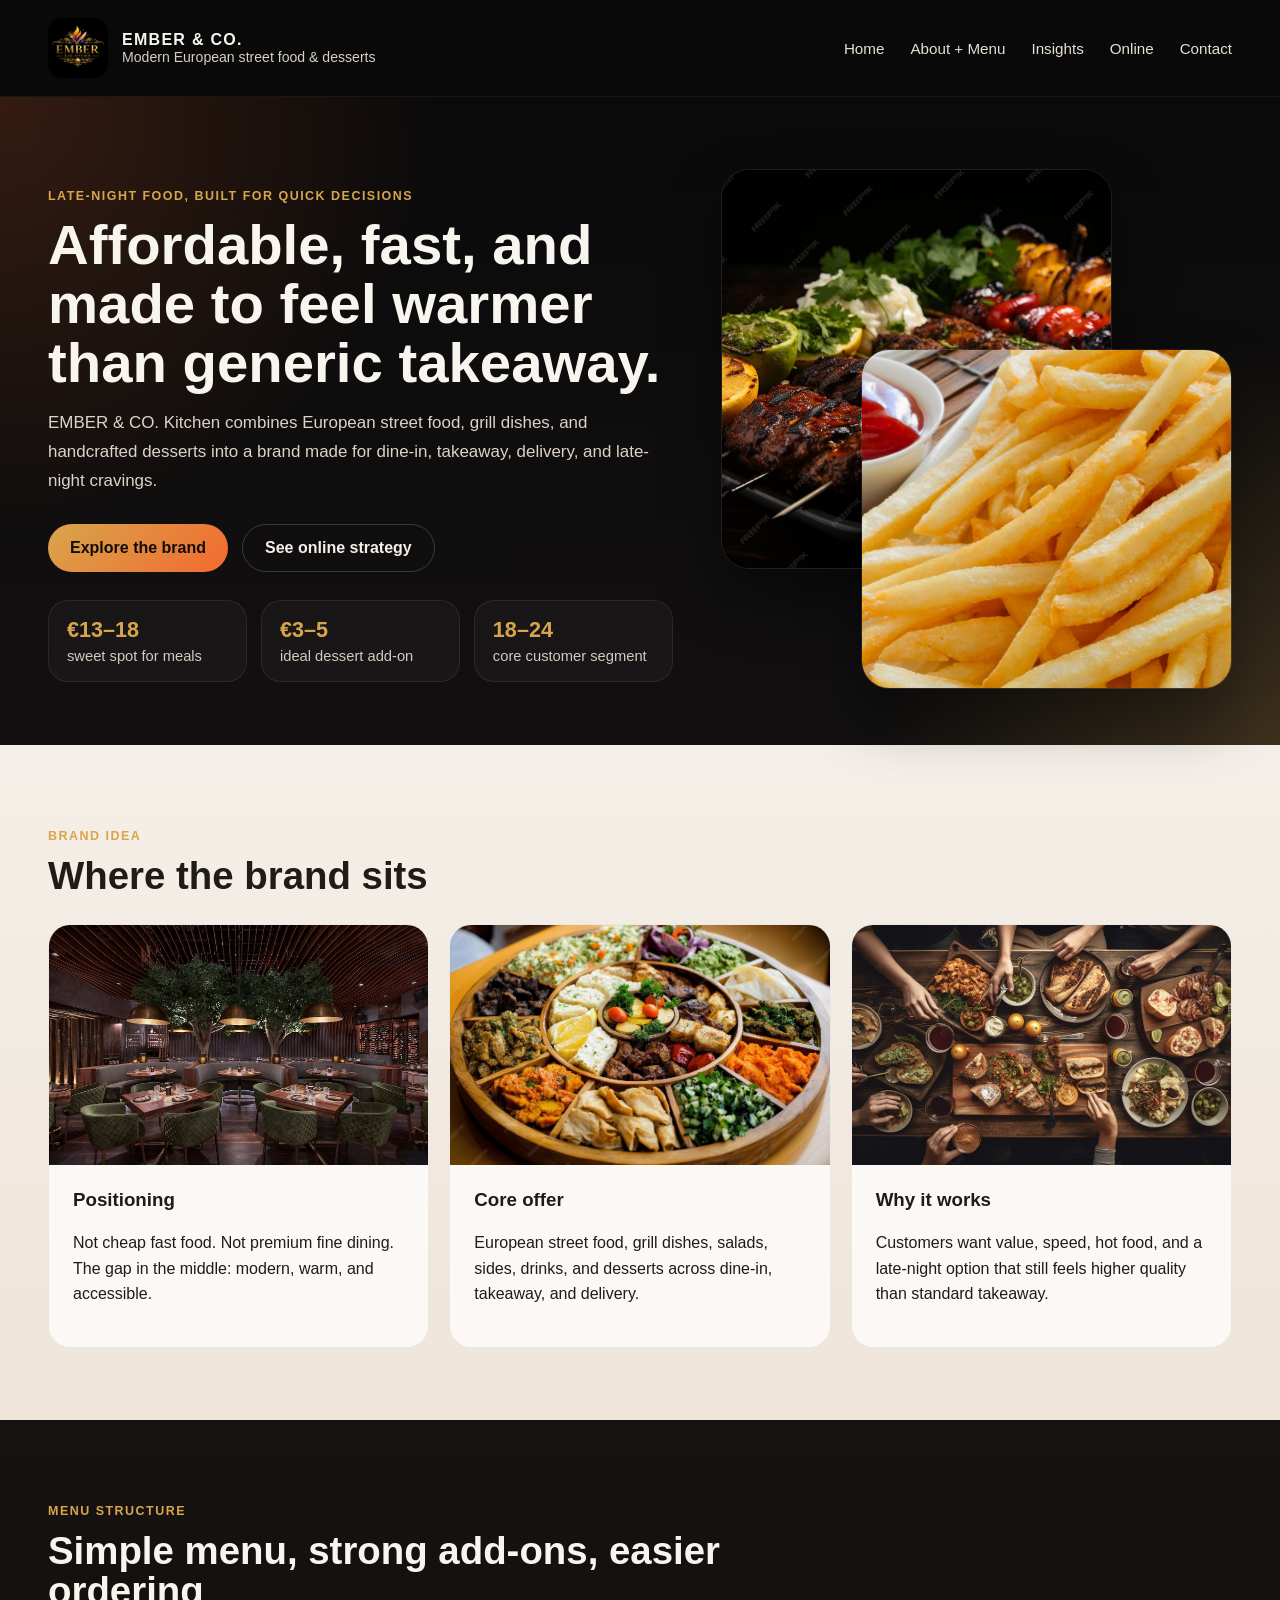
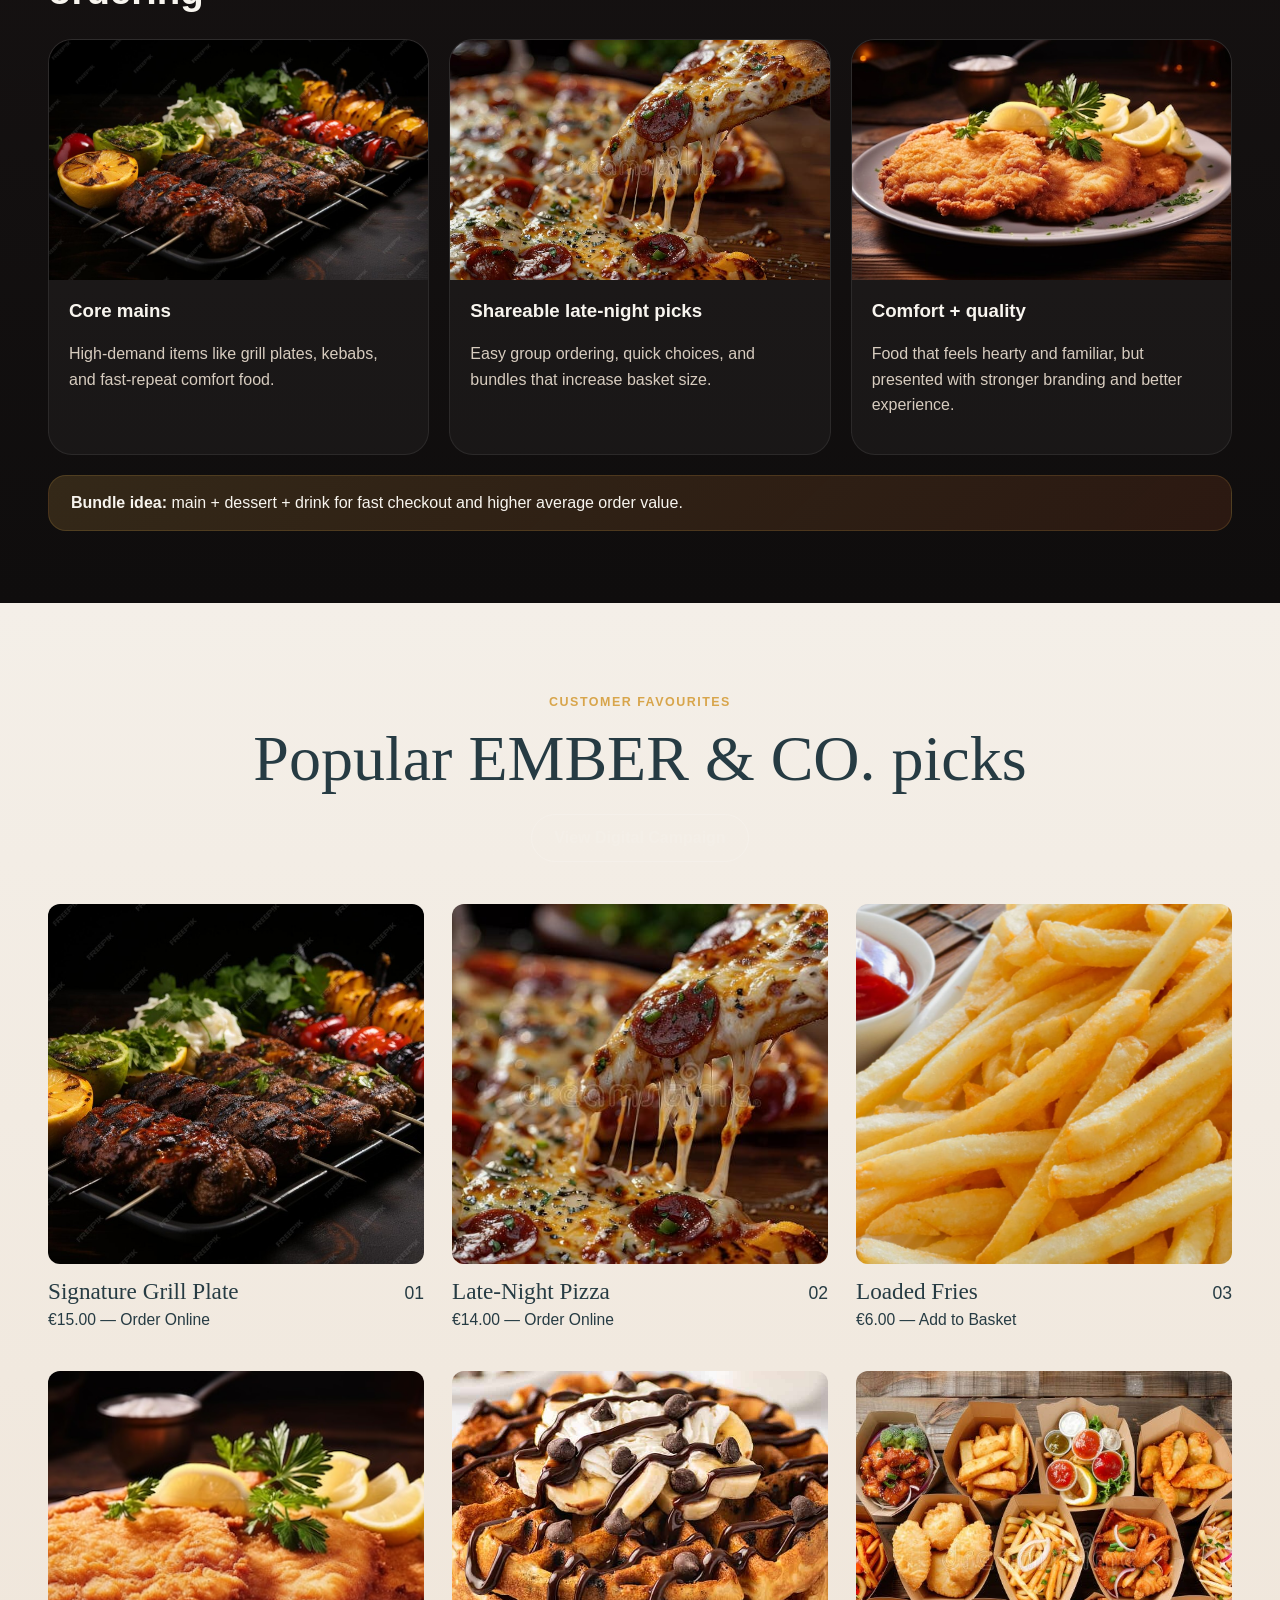
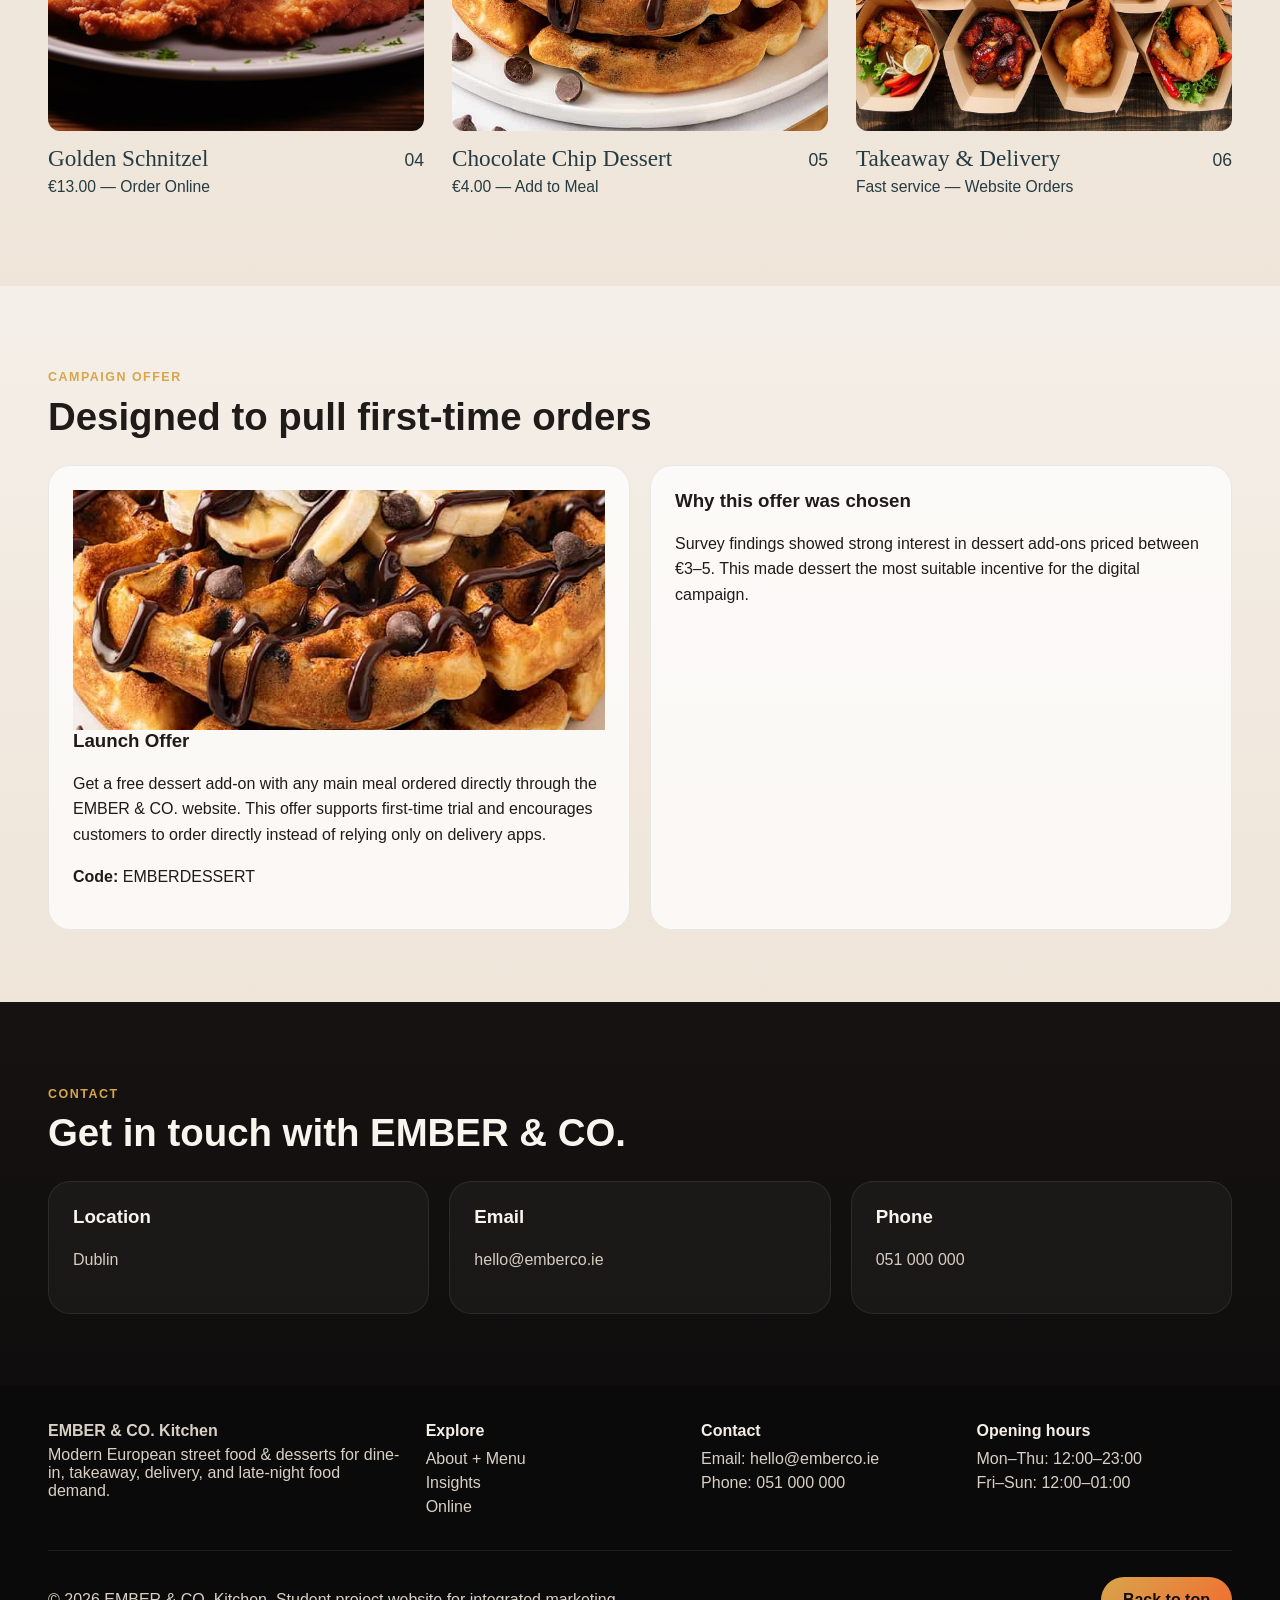
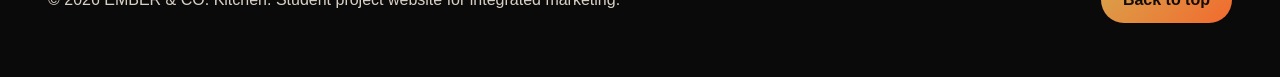
<file: index.html>
<!DOCTYPE html>
<html lang="en">
<head>
  <meta charset="UTF-8" />
  <meta name="viewport" content="width=device-width, initial-scale=1.0" />
  <title>EMBER & CO. Kitchen | Affordable Late-Night Street Food & Desserts</title>
  <meta
    name="description"
    content="EMBER & CO. Kitchen offers affordable European street food, grill dishes, desserts, takeaway, delivery, and late-night food for students and young adults."
  />
  <link rel="stylesheet" href="styles.css" />
</head>
<body>
  <header class="site-header">
    <div class="brand">
      <img src="assets/LOGO.png" alt="EMBER & CO. Kitchen logo" />
      <div>
        <div class="brand-title">EMBER & CO.</div>
        <div class="brand-sub">Modern European street food & desserts</div>
      </div>
    </div>

    <nav>
      <a href="index.html">Home</a>
      <a href="#about-menu">About + Menu</a>
      <a href="insights.html">Insights</a>
      <a href="online.html">Online</a>
      <a href="#contact">Contact</a>
    </nav>
  </header>

  <main>
    <section class="hero">
      <div class="hero-copy">
        <p class="eyebrow">Late-night food, built for quick decisions</p>
        <h1>Affordable, fast, and made to feel warmer than generic takeaway.</h1>
        <p class="hero-text">
          EMBER & CO. Kitchen combines European street food, grill dishes, and handcrafted desserts
          into a brand made for dine-in, takeaway, delivery, and late-night cravings.
        </p>

        <div class="hero-actions">
          <a class="btn btn-primary" href="#about-menu">Explore the brand</a>
          <a class="btn btn-secondary" href="online.html">See online strategy</a>
        </div>

        <div class="hero-stats">
          <div>
            <strong>€13–18</strong>
            <span>sweet spot for meals</span>
          </div>
          <div>
            <strong>€3–5</strong>
            <span>ideal dessert add-on</span>
          </div>
          <div>
            <strong>18–24</strong>
            <span>core customer segment</span>
          </div>
        </div>
      </div>

      <div class="hero-visual">
        <div class="hero-card hero-card-top">
          <img src="assets/grill.jpg" alt="EMBER & CO. grilled main dish" />
        </div>
        <div class="hero-card hero-card-bottom">
          <img src="assets/fries.jpg" alt="EMBER & CO. loaded fries side dish" />
        </div>
      </div>
    </section>

    <section id="about-menu" class="section section-light">
      <div class="section-heading">
        <p class="eyebrow">Brand idea</p>
        <h2>Where the brand sits</h2>
      </div>

      <div class="feature-grid">
        <article class="feature-card">
          <img src="assets/positioning.jpg" alt="Modern restaurant interior representing accessible premium positioning" />
          <div class="feature-content">
            <h3>Positioning</h3>
            <p>
              Not cheap fast food. Not premium fine dining. The gap in the middle:
              modern, warm, and accessible.
            </p>
          </div>
        </article>

        <article class="feature-card">
          <img src="assets/core offer.jpg" alt="European street food dishes representing the core food offer" />
          <div class="feature-content">
            <h3>Core offer</h3>
            <p>
              European street food, grill dishes, salads, sides, drinks, and desserts
              across dine-in, takeaway, and delivery.
            </p>
          </div>
        </article>

        <article class="feature-card">
          <img src="assets/why it works.jpg" alt="Customers enjoying warm food in a social setting" />
          <div class="feature-content">
            <h3>Why it works</h3>
            <p>
              Customers want value, speed, hot food, and a late-night option that still
              feels higher quality than standard takeaway.
            </p>
          </div>
        </article>
      </div>
    </section>

    <section class="section section-dark">
      <div class="section-heading">
        <p class="eyebrow">Menu structure</p>
        <h2>Simple menu, strong add-ons, easier ordering</h2>
      </div>

      <div class="menu-grid">
        <article class="menu-card">
          <img src="assets/grill.jpg" alt="EMBER & CO. signature grilled meal" />
          <div>
            <h3>Core mains</h3>
            <p>High-demand items like grill plates, kebabs, and fast-repeat comfort food.</p>
          </div>
        </article>

        <article class="menu-card">
          <img src="assets/pizza.jpg" alt="Shareable pizza for group ordering" />
          <div>
            <h3>Shareable late-night picks</h3>
            <p>Easy group ordering, quick choices, and bundles that increase basket size.</p>
          </div>
        </article>

        <article class="menu-card">
          <img src="assets/shnitzel.jpg" alt="Comfort food schnitzel dish" />
          <div>
            <h3>Comfort + quality</h3>
            <p>
              Food that feels hearty and familiar, but presented with stronger branding
              and better experience.
            </p>
          </div>
        </article>
      </div>

      <div class="bundle-banner">
        <strong>Bundle idea:</strong> main + dessert + drink for fast checkout and higher average order value.
      </div>
    </section>

    <section class="section section-light product-showcase">
      <div class="showcase-heading">
        <p class="eyebrow">Customer favourites</p>
        <h2>Popular EMBER & CO. picks</h2>
        <a class="btn btn-secondary" href="online.html">View Digital Campaign</a>
      </div>

      <div class="product-grid">
        <article class="product-card">
          <img src="assets/grill.jpg" alt="EMBER & CO. grilled main dish" />
          <div class="product-info">
            <h3>Signature Grill Plate</h3>
            <span>01</span>
          </div>
          <p>€15.00 — Order Online</p>
        </article>

        <article class="product-card">
          <img src="assets/pizza.jpg" alt="EMBER & CO. shareable pizza" />
          <div class="product-info">
            <h3>Late-Night Pizza</h3>
            <span>02</span>
          </div>
          <p>€14.00 — Order Online</p>
        </article>

        <article class="product-card">
          <img src="assets/fries.jpg" alt="EMBER & CO. loaded fries" />
          <div class="product-info">
            <h3>Loaded Fries</h3>
            <span>03</span>
          </div>
          <p>€6.00 — Add to Basket</p>
        </article>

        <article class="product-card">
          <img src="assets/shnitzel.jpg" alt="EMBER & CO. schnitzel meal" />
          <div class="product-info">
            <h3>Golden Schnitzel</h3>
            <span>04</span>
          </div>
          <p>€13.00 — Order Online</p>
        </article>

        <article class="product-card">
          <img src="assets/desrt-chocolae chip.jpg" alt="EMBER & CO. chocolate chip dessert" />
          <div class="product-info">
            <h3>Chocolate Chip Dessert</h3>
            <span>05</span>
          </div>
          <p>€4.00 — Add to Meal</p>
        </article>

        <article class="product-card">
          <img src="assets/delievr.jpg" alt="EMBER & CO. delivery service" />
          <div class="product-info">
            <h3>Takeaway & Delivery</h3>
            <span>06</span>
          </div>
          <p>Fast service — Website Orders</p>
        </article>
      </div>
    </section>

    <section class="section section-light campaign-offer">
      <div class="section-heading">
        <p class="eyebrow">Campaign offer</p>
        <h2>Designed to pull first-time orders</h2>
      </div>

      <div class="offer-layout">
        <div class="offer-card">
          <img src="assets/desrt-chocolae chip.jpg" alt="Dessert add-on campaign offer" />
          <h3>Launch Offer</h3>
          <p>
            Get a free dessert add-on with any main meal ordered directly through the
            EMBER & CO. website. This offer supports first-time trial and encourages
            customers to order directly instead of relying only on delivery apps.
          </p>
          <p><strong>Code:</strong> EMBERDESSERT</p>
        </div>

        <div class="offer-card">
          <h3>Why this offer was chosen</h3>
          <p>
            Survey findings showed strong interest in dessert add-ons priced between
            €3–5. This made dessert the most suitable incentive for the digital campaign.
          </p>
        </div>
      </div>
    </section>

    <section id="contact" class="section section-dark contact-section">
      <div class="section-heading">
        <p class="eyebrow">Contact</p>
        <h2>Get in touch with EMBER & CO.</h2>
      </div>

      <div class="contact-grid">
        <article class="channel-card">
          <h3>Location</h3>
          <p>Dublin</p>
        </article>
        <article class="channel-card">
          <h3>Email</h3>
          <p>hello@emberco.ie</p>
        </article>
        <article class="channel-card">
          <h3>Phone</h3>
          <p>051 000 000</p>
        </article>
      </div>
    </section>
  </main>

  <footer class="site-footer">
    <div class="footer-grid">
      <div>
        <strong>EMBER & CO. Kitchen</strong>
        <p>Modern European street food & desserts for dine-in, takeaway, delivery, and late-night food demand.</p>
      </div>

      <div>
        <h4>Explore</h4>
        <a href="#about-menu">About + Menu</a>
        <a href="insights.html">Insights</a>
        <a href="online.html">Online</a>
      </div>

      <div>
        <h4>Contact</h4>
        <p>Email: hello@emberco.ie</p>
        <p>Phone: 051 000 000</p>
      </div>

      <div>
        <h4>Opening hours</h4>
        <p>Mon–Thu: 12:00–23:00</p>
        <p>Fri–Sun: 12:00–01:00</p>
      </div>
    </div>

    <div class="footer-bottom">
      <p>© 2026 EMBER & CO. Kitchen. Student project website for integrated marketing.</p>
      <a class="btn btn-primary" href="#">Back to top</a>
    </div>
  </footer>

  <script src="script.js"></script>
</body>
</html>
</file>
<file: styles.css>
:root {
  --bg: #0b0a0a;
  --panel: #151313;
  --soft: #f4efe8;
  --soft-2: #e8dfd3;
  --text: #f8f5ef;
  --dark: #1f1b19;
  --gold: #d8a54b;
  --gold-deep: #b6771d;
  --ember: #f26a2e;
  --line: rgba(216, 165, 75, 0.25);
}

* {
  box-sizing: border-box;
}

html {
  scroll-behavior: smooth;
}

body {
  margin: 0;
  font-family: Inter, Arial, sans-serif;
  background: var(--bg);
  color: var(--text);
}

img {
  display: block;
  max-width: 100%;
}

a {
  color: inherit;
  text-decoration: none;
}

.site-header {
  position: sticky;
  top: 0;
  z-index: 10;
  display: flex;
  justify-content: space-between;
  align-items: center;
  padding: 18px 48px;
  background: rgba(11, 10, 10, 0.88);
  backdrop-filter: blur(10px);
  border-bottom: 1px solid rgba(255, 255, 255, 0.06);
}

.brand {
  display: flex;
  align-items: center;
  gap: 14px;
}

.brand img {
  width: 60px;
  height: 60px;
  object-fit: cover;
  border-radius: 14px;
}

.brand-title {
  font-weight: 800;
  letter-spacing: 0.08em;
}

.brand-sub {
  font-size: 0.88rem;
  color: #d8cfc3;
}

nav {
  display: flex;
  gap: 26px;
  font-size: 0.95rem;
  color: #e8dfd3;
}

.hero,
.page-hero {
  background:
    radial-gradient(circle at top left, rgba(242, 106, 46, 0.18), transparent 30%),
    radial-gradient(circle at bottom right, rgba(216, 165, 75, 0.22), transparent 28%),
    linear-gradient(180deg, #0b0a0a 0%, #121010 100%);
}

.hero {
  display: grid;
  grid-template-columns: 1.1fr 0.9fr;
  gap: 48px;
  align-items: center;
  padding: 72px 48px 56px;
}

.page-hero {
  padding: 72px 48px 56px;
}

.eyebrow {
  text-transform: uppercase;
  letter-spacing: 0.12em;
  font-size: 0.78rem;
  color: var(--gold);
  font-weight: 700;
}

.hero h1,
.page-hero h1,
.section-heading h2 {
  margin: 10px 0 14px;
  line-height: 1.05;
  font-size: clamp(2.4rem, 4.4vw, 4.3rem);
}

.hero-text {
  max-width: 760px;
  font-size: 1.06rem;
  line-height: 1.7;
  color: #ddd3c8;
}

.hero-actions {
  display: flex;
  gap: 14px;
  margin: 28px 0;
  flex-wrap: wrap;
}

.btn {
  display: inline-flex;
  align-items: center;
  justify-content: center;
  padding: 14px 22px;
  border-radius: 999px;
  font-weight: 700;
}

.btn-primary {
  background: linear-gradient(135deg, var(--gold) 0%, var(--ember) 100%);
  color: #120d08;
}

.btn-secondary {
  border: 1px solid rgba(255, 255, 255, 0.18);
  color: var(--soft);
}

.hero-stats,
.insight-metrics {
  display: grid;
  gap: 14px;
}

.hero-stats {
  grid-template-columns: repeat(3, 1fr);
  margin-top: 18px;
}

.insight-metrics {
  grid-template-columns: repeat(3, 1fr);
}

.hero-stats div,
.metric {
  padding: 16px 18px;
  border: 1px solid rgba(255, 255, 255, 0.08);
  border-radius: 20px;
  background: rgba(255, 255, 255, 0.03);
}

.hero-stats strong,
.metric strong {
  display: block;
  font-size: 1.35rem;
  color: var(--gold);
  margin-bottom: 4px;
}

.hero-stats span,
.metric span {
  color: #d4cabf;
  font-size: 0.92rem;
}

.hero-visual {
  position: relative;
  min-height: 520px;
}

.hero-card {
  position: absolute;
  overflow: hidden;
  border-radius: 28px;
  border: 1px solid rgba(255, 255, 255, 0.08);
  box-shadow: 0 30px 60px rgba(0, 0, 0, 0.38);
}

.hero-card img {
  width: 100%;
  height: 100%;
  object-fit: cover;
}

.hero-card-top {
  inset: 0 120px 120px 0;
}

.hero-card-bottom {
  inset: 180px 0 0 140px;
}

.section {
  padding: 72px 48px;
}

.section-light {
  background: linear-gradient(180deg, var(--soft) 0%, #efe5d9 100%);
  color: var(--dark);
}

.section-dark {
  background: linear-gradient(180deg, #161212 0%, #0f0d0d 100%);
}

.section-heading {
  max-width: 760px;
  margin-bottom: 28px;
}

.section-heading h2 {
  font-size: clamp(2rem, 3vw, 3.2rem);
}

.feature-grid,
.three-up,
.online-grid,
.menu-grid,
.offer-layout,
.contact-grid,
.footer-grid {
  display: grid;
  gap: 20px;
}

.feature-grid,
.three-up,
.online-grid,
.menu-grid,
.contact-grid {
  grid-template-columns: repeat(3, 1fr);
}

.offer-layout {
  grid-template-columns: 1fr 1fr;
}

.footer-grid {
  grid-template-columns: 1.4fr 1fr 1fr 1fr;
}

.feature-card,
.info-card,
.channel-card,
.offer-card {
  border-radius: 22px;
  overflow: hidden;
  border: 1px solid rgba(31, 27, 25, 0.08);
  background: rgba(255, 255, 255, 0.72);
  color: var(--dark);
}

.feature-card img,
.offer-card img {
  width: 100%;
  height: 240px;
  object-fit: cover;
}

.feature-content,
.info-card,
.channel-card,
.offer-card {
  padding: 24px;
}

.info-card h3,
.channel-card h3,
.feature-content h3,
.offer-card h3,
.menu-card h3 {
  margin-top: 0;
}

.menu-card {
  background: rgba(255, 255, 255, 0.04);
  border: 1px solid rgba(255, 255, 255, 0.08);
  border-radius: 24px;
  overflow: hidden;
}

.menu-card img {
  height: 240px;
  width: 100%;
  object-fit: cover;
}

.menu-card div {
  padding: 20px;
}

.menu-card p,
.channel-card p,
.info-card p,
.feature-content p,
.offer-card p {
  line-height: 1.6;
}

.section-dark .channel-card,
.section-dark .info-card {
  background: rgba(255, 255, 255, 0.04);
  border-color: rgba(255, 255, 255, 0.08);
  color: var(--text);
}

.section-dark .channel-card p,
.section-dark .info-card p,
.section-dark .menu-card p {
  color: #d7ccbf;
}

.metric {
  background: rgba(255, 255, 255, 0.72);
  border: 1px solid rgba(31, 27, 25, 0.08);
  color: var(--dark);
}

.metric span {
  color: #4c433d;
}

.bundle-banner {
  margin-top: 20px;
  padding: 18px 22px;
  border-radius: 18px;
  background: linear-gradient(135deg, rgba(216, 165, 75, 0.18), rgba(242, 106, 46, 0.12));
  border: 1px solid rgba(216, 165, 75, 0.18);
}

.site-footer {
  padding: 36px 48px 48px;
  background: #0b0a0a;
  color: #d9d0c5;
}

.site-footer h4 {
  margin-top: 0;
  margin-bottom: 10px;
  color: var(--soft);
}

.site-footer a,
.site-footer p {
  display: block;
  margin: 6px 0;
}

.footer-bottom {
  margin-top: 28px;
  padding-top: 20px;
  border-top: 1px solid rgba(255, 255, 255, 0.08);
  display: flex;
  justify-content: space-between;
  align-items: center;
  gap: 20px;
}

@media (max-width: 980px) {
  .site-header,
  .hero,
  .page-hero,
  .section,
  .site-footer {
    padding-left: 24px;
    padding-right: 24px;
  }

  nav {
    display: none;
  }

  .hero,
  .feature-grid,
  .three-up,
  .online-grid,
  .menu-grid,
  .offer-layout,
  .contact-grid,
  .footer-grid,
  .insight-metrics {
    grid-template-columns: 1fr;
  }

  .hero-stats {
    grid-template-columns: 1fr 1fr;
  }

  .hero-visual {
    min-height: 380px;
  }

  .hero-card-top {
    inset: 0 80px 120px 0;
  }

  .hero-card-bottom {
    inset: 120px 0 0 100px;
  }

  .footer-bottom {
    flex-direction: column;
    align-items: flex-start;
  }
}


.product-showcase {
  padding-top: 80px;
  padding-bottom: 90px;
}

.showcase-heading {
  text-align: center;
  margin-bottom: 42px;
}

.showcase-heading h2 {
  font-size: clamp(2.4rem, 5vw, 4.8rem);
  margin: 0 0 18px;
  font-family: Georgia, "Times New Roman", serif;
  color: #263b43;
  font-weight: 500;
}

.product-grid {
  display: grid;
  grid-template-columns: repeat(3, 1fr);
  gap: 42px 28px;
}

.product-card img {
  width: 100%;
  height: 360px;
  object-fit: cover;
  border-radius: 12px;
  display: block;
}

.product-info {
  display: flex;
  justify-content: space-between;
  align-items: baseline;
  gap: 20px;
  margin-top: 14px;
}

.product-info h3 {
  font-size: 1.45rem;
  font-family: Georgia, "Times New Roman", serif;
  color: #263b43;
  margin: 0;
  font-weight: 500;
}

.product-info span {
  font-size: 1.1rem;
  color: #263b43;
}

.product-card p {
  margin: 6px 0 0;
  color: #263b43;
  font-size: 0.98rem;
}

@media (max-width: 950px) {
  .product-grid {
    grid-template-columns: repeat(2, 1fr);
  }

  .product-card img {
    height: 300px;
  }
}

@media (max-width: 620px) {
  .product-grid {
    grid-template-columns: 1fr;
  }

  .product-card img {
    height: 280px;
  }
}
</file>
